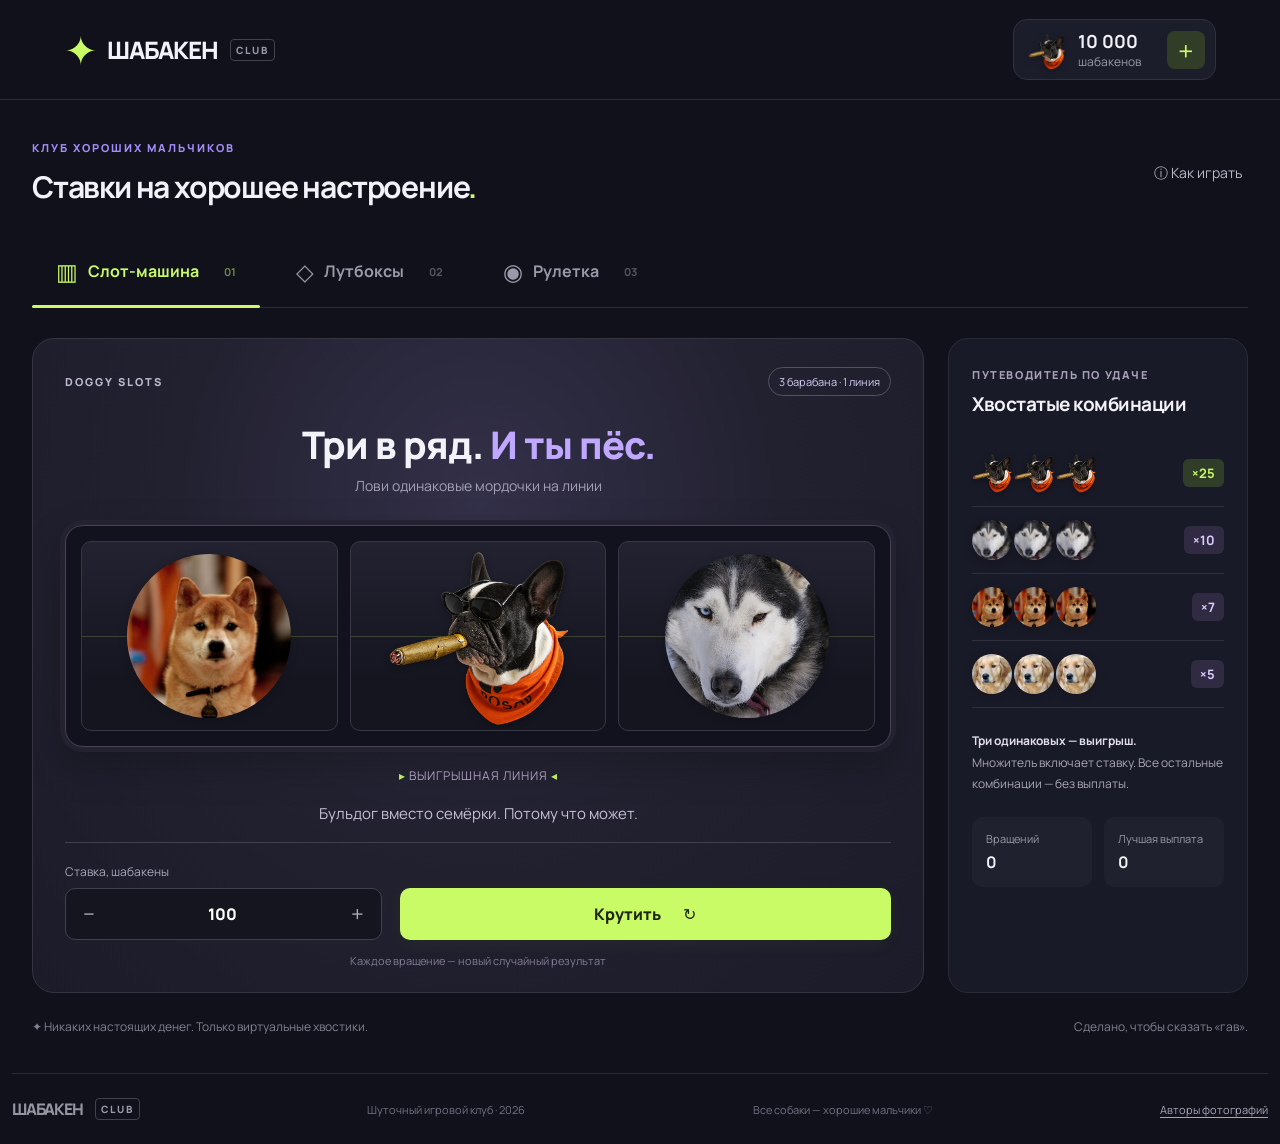
<file: index.html>
<!doctype html>
<html lang="ru"><head><meta charset="UTF-8"><meta name="viewport" content="width=device-width,initial-scale=1"><meta name="theme-color" content="#10111b"><meta name="description" content="Слоты, лутбоксы и рулетка. Только собачки, котики и виртуальные шабакены."><title>ШАБАКЕН — клуб хороших мальчиков</title><link rel="icon" href="data:image/svg+xml,%3Csvg xmlns='http://www.w3.org/2000/svg' viewBox='0 0 64 64'%3E%3Crect width='64' height='64' rx='18' fill='%23c9fb66'/%3E%3Ctext x='8' y='47' font-size='44'%3E🐾%3C/text%3E%3C/svg%3E"><link rel="stylesheet" href="style.css?v=photos-1"></head>
<body><header class="topbar"><a class="brand" href="#slots"><span class="brand-icon">✦</span> ШАБАКЕН<span class="brand-tag">CLUB</span></a><div class="wallet"><span class="coin">🐶</span><div><strong id="balance">10 000</strong><span>шабакенов</span></div><button id="refill" class="plus" aria-label="Получить 5 000 бесплатных шабакенов">+</button></div></header>
<main><div class="intro"><div><div class="eyebrow">КЛУБ ХОРОШИХ МАЛЬЧИКОВ</div><h1>Ставки на хорошее настроение<span>.</span></h1></div><button class="text-button" id="rules">ⓘ Как играть</button></div>
<nav class="tabs" aria-label="Режим игры"><button class="tab active" data-mode="slots" aria-selected="true"><span>▥</span> Слот-машина <small>01</small></button><button class="tab" data-mode="loot" aria-selected="false"><span>◇</span> Лутбоксы <small>02</small></button><button class="tab" data-mode="roulette" aria-selected="false"><span>◉</span> Рулетка <small>03</small></button></nav>
<section id="game" aria-label="Игровая зона"></section>
<section class="bottom-line"><span>✦ Никаких настоящих денег. Только виртуальные хвостики.</span><span>Сделано, чтобы сказать «гав».</span></section></main>
<footer><a class="brand" href="#slots">ШАБАКЕН<span class="brand-tag">CLUB</span></a><span>Шуточный игровой клуб · 2026</span><span>Все собаки — хорошие мальчики ♡</span><a class="photo-credit" href="assets/credits.html">Авторы фотографий</a></footer>
<div id="toast" role="status"></div><dialog id="modal"><button id="close-modal" class="close" aria-label="Закрыть">×</button><div id="modal-content"></div></dialog><script type="module" src="app.js?v=photos-1"></script></body></html>
</file>
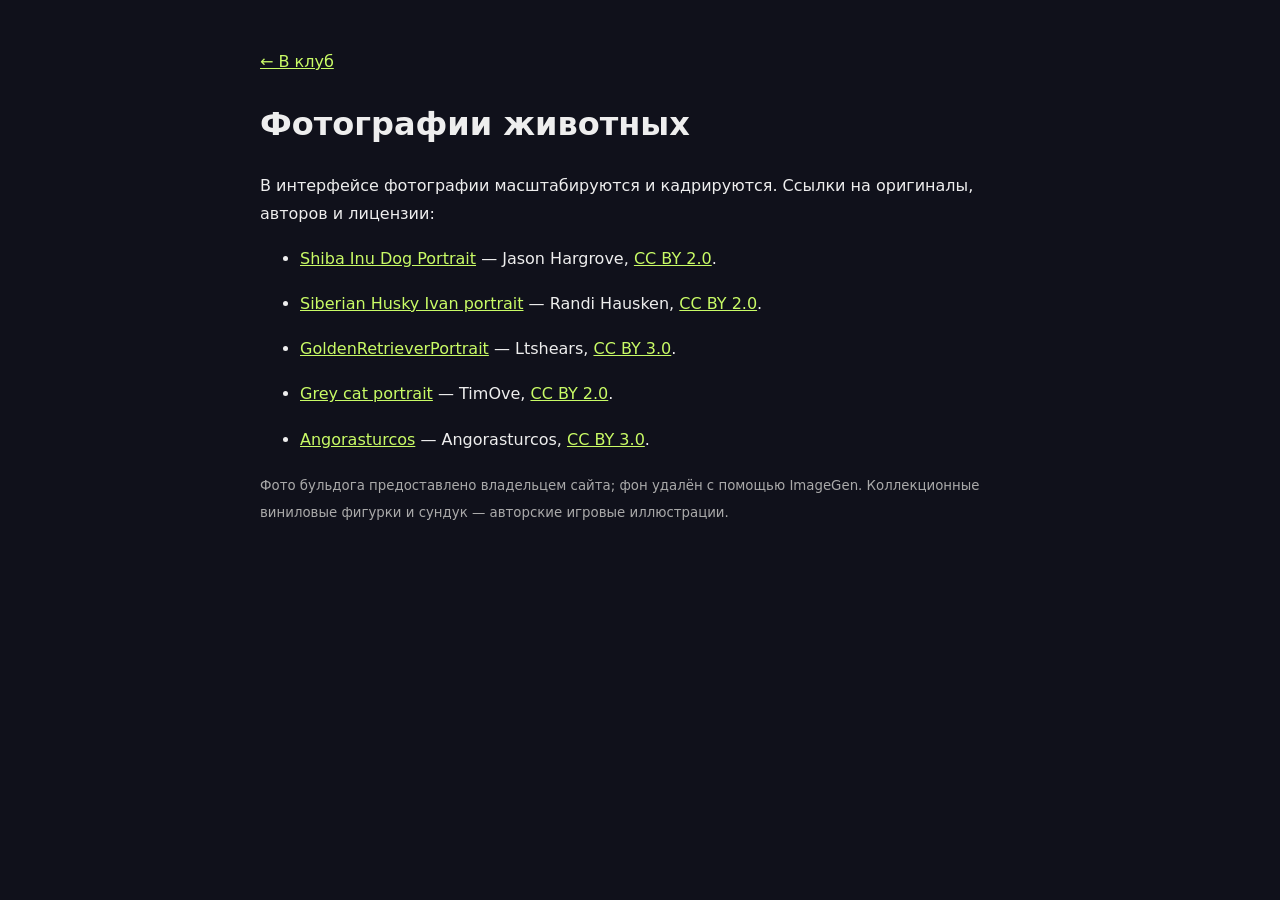
<file: assets/credits.html>
<!doctype html><html lang="ru"><head><meta charset="utf-8"><meta name="viewport" content="width=device-width,initial-scale=1"><title>Фотографии — ШАБАКЕН CLUB</title><style>body{font:16px/1.7 system-ui,sans-serif;background:#10111b;color:#eee;max-width:760px;margin:48px auto;padding:0 24px}a{color:#c9fb66}li{margin:18px 0}small{color:#aaa}</style></head><body><a href="../">← В клуб</a><h1>Фотографии животных</h1><p>В интерфейсе фотографии масштабируются и кадрируются. Ссылки на оригиналы, авторов и лицензии:</p><ul>
<li><a href="https://commons.wikimedia.org/wiki/File:Shiba_Inu_Dog_Portrait_(cc)_(4115686100).jpg">Shiba Inu Dog Portrait</a> — Jason Hargrove, <a href="https://creativecommons.org/licenses/by/2.0/">CC BY 2.0</a>.</li>
<li><a href="https://commons.wikimedia.org/wiki/File:Siberian_Husky_Ivan_portrait.jpg">Siberian Husky Ivan portrait</a> — Randi Hausken, <a href="https://creativecommons.org/licenses/by/2.0/">CC BY 2.0</a>.</li>
<li><a href="https://commons.wikimedia.org/wiki/File:GoldenRetrieverPortrait.jpg">GoldenRetrieverPortrait</a> — Ltshears, <a href="https://creativecommons.org/licenses/by/3.0/">CC BY 3.0</a>.</li>
<li><a href="https://commons.wikimedia.org/wiki/File:Grey_cat_portrait_-_26312887674.jpg">Grey cat portrait</a> — TimOve, <a href="https://creativecommons.org/licenses/by/2.0/">CC BY 2.0</a>.</li>
<li><a href="https://commons.wikimedia.org/wiki/File:Angorasturcos.JPG">Angorasturcos</a> — Angorasturcos, <a href="https://creativecommons.org/licenses/by/3.0/">CC BY 3.0</a>.</li>
</ul><p><small>Фото бульдога предоставлено владельцем сайта; фон удалён с помощью ImageGen. Коллекционные виниловые фигурки и сундук — авторские игровые иллюстрации.</small></p></body></html>
</file>
<file: style.css>
@import url('https://fonts.googleapis.com/css2?family=Manrope:wght@400;500;600;700;800&display=swap');
:root{font-family:Manrope,Arial,sans-serif;color:#f3f2f8;background:#10111b;font-synthesis:none;color-scheme:dark;--muted:#999aa9;--lime:#c9fb66;--purple:#a28cf7;--line:#2a2b39}*{box-sizing:border-box}body{margin:0}button,input,select{font:inherit}button,a,input,select{-webkit-tap-highlight-color:transparent}button{cursor:pointer}button:disabled{cursor:wait;opacity:.5}button:focus-visible,a:focus-visible,input:focus-visible,select:focus-visible{outline:3px solid var(--lime);outline-offset:4px}a{color:inherit;text-decoration:none}.topbar{height:100px;padding:0 max(5%,calc((100vw - 1320px)/2));border-bottom:1px solid var(--line);display:flex;align-items:center;justify-content:space-between}.brand{font-weight:800;font-size:24px;letter-spacing:-1px;display:flex;align-items:center;gap:10px}.brand-icon{color:var(--lime);font-size:40px}.brand-tag{font-size:10px;letter-spacing:2px;color:var(--muted);border:1px solid #41424d;border-radius:4px;padding:3px 5px;margin-left:2px}.wallet{display:flex;align-items:center;gap:13px;background:#1c1d2b;padding:9px 10px 9px 14px;border:1px solid #303140;border-radius:14px}.coin{font-size:28px}.wallet strong{font-size:18px}.wallet div>span{font-size:12px;color:var(--muted);display:block}.plus{border:0;border-radius:8px;color:var(--lime);background:#323d27;font-size:27px;width:38px;height:38px;margin-left:13px}main{max-width:1320px;margin:auto;padding:40px 32px 0}.intro{display:flex;justify-content:space-between;align-items:center;margin-bottom:32px}.eyebrow{font-size:11px;letter-spacing:2px;color:var(--purple);font-weight:800}h1{font-size:30px;letter-spacing:-1.2px;line-height:1.3;margin:12px 0 0}h1>span{color:var(--lime)}.text-button{color:#b9b8c6;background:none;border:0;font-size:14px}.tabs{display:flex;border-bottom:1px solid var(--line);gap:12px;margin-bottom:30px}.tab{font-size:16px;font-weight:700;background:none;border:0;color:var(--muted);padding:17px 24px 20px;position:relative;display:flex;align-items:center;gap:10px}.tab>span{font-size:23px}.tab small{font-size:11px;opacity:.5;margin-left:15px}.tab.active{color:var(--lime)}.tab.active:after{position:absolute;content:'';height:3px;background:var(--lime);bottom:-1px;left:0;right:0;border-radius:3px}.game-layout{display:grid;grid-template-columns:minmax(0,1fr) 300px;gap:24px}.machine{background:radial-gradient(ellipse at 50% 25%,#333049 0,#222130 48%,#1b1b29 100%);border:1px solid #363343;border-radius:22px;overflow:hidden;position:relative;padding:28px 32px 24px}.machine-head{display:flex;justify-content:space-between;align-items:center}.tiny-label{font-size:11px;letter-spacing:2px;font-weight:800;color:#beb9ce}.pill{font-size:11px;padding:6px 10px;border:1px solid #555062;color:#d6ccf2;border-radius:20px}.game-title{text-align:center;margin:22px 0 6px;font-size:38px;letter-spacing:-1px;font-weight:800}.game-title em{color:#c0a7ff;font-style:normal}.sub{text-align:center;color:#a6a0b6;font-size:14px;margin:0}.reels{display:grid;grid-template-columns:repeat(3,1fr);gap:12px;margin:30px 0 20px;padding:15px;background:#11121d;border:1px solid #494255;border-radius:18px;box-shadow:0 0 0 5px #242231,0 16px 40px #0004;position:relative}.reel{height:190px;background:linear-gradient(#222231,#151520 75%);border:1px solid #383647;border-radius:10px;display:flex;justify-content:center;align-items:center;overflow:hidden;position:relative}.reel:after{content:'';position:absolute;left:0;right:0;top:50%;height:1px;background:#c9fb6630}.reel .art{width:95%;aspect-ratio:1;position:relative;z-index:1}.emoji-art{display:flex;align-items:center;justify-content:center;font-size:90px}.payline{text-align:center;font-size:12px;color:#b9abc9;letter-spacing:1px}.payline span{color:var(--lime)}.result{min-height:58px;display:flex;align-items:center;justify-content:center;text-align:center;font-size:15px;color:#c7bfd6;padding:12px 0}.result.win{color:var(--lime);font-weight:800}.controls{border-top:1px solid #41404b;padding-top:20px;display:flex;gap:18px;align-items:flex-end}.field{flex:1;min-width:0}.field label{display:block;font-size:12px;color:#aaa5b8;margin-bottom:8px}.stepper{display:flex;background:#15151f;border:1px solid #41404d;border-radius:10px;height:52px;align-items:center}.stepper button{background:none;color:#adabbc;border:0;font-size:22px;padding:0 17px;height:100%}.stepper input{width:60px;min-width:0;flex:1;background:none;border:0;color:white;text-align:center;font-size:16px;font-weight:800;-moz-appearance:textfield}.stepper input::-webkit-inner-spin-button{display:none}.primary{background:var(--lime);color:#202617;border:0;border-radius:10px;font-size:16px;font-weight:800;min-height:52px;padding:13px 24px;box-shadow:0 4px 20px #c9fb660c}.spin{flex:1.4;display:flex;justify-content:center;gap:22px;align-items:center}.hint{text-align:center;font-size:11px;color:#827d95;margin:13px 0 0}.sidebar{background:#191a27;border:1px solid var(--line);border-radius:20px;padding:23px}.section-kicker{color:#a7a1b7;font-size:11px;font-weight:800;letter-spacing:1.6px}.sidebar h2{font-size:19px;margin:7px 0 23px;letter-spacing:-.5px}.payout-row{display:flex;align-items:center;justify-content:space-between;gap:7px;padding:13px 0;border-bottom:1px solid #30303d;font-size:13px}.payout-symbols{display:flex;gap:2px}.mini{width:40px;height:40px;display:inline-block;font-size:28px;border-radius:9px}.payout-row b{color:#dbcbff;background:#302b42;padding:5px 9px;border-radius:6px;font-size:13px}.payout-row:first-of-type b{color:var(--lime);background:#303e29}.side-note{color:#aaa7b7;font-size:12px;line-height:1.8;margin:22px 0 0}.side-note strong{color:#e3deed}.stats{display:flex;gap:12px;margin-top:22px}.stat{flex:1;padding:14px;background:#20212f;border-radius:10px}.stat span{font-size:11px;color:var(--muted);display:block}.stat strong{display:block;margin-top:5px;font-size:16px}.bottom-line{display:flex;justify-content:space-between;font-size:12px;color:#828292;padding:25px 0 38px;gap:20px}footer{max-width:1256px;margin:0 auto;border-top:1px solid var(--line);padding:24px 0;display:flex;align-items:center;justify-content:space-between;color:#717382;font-size:11px}footer .brand{font-size:16px;color:#9494a2}#toast{position:fixed;bottom:25px;left:50%;transform:translateX(-50%);background:#c9fb66;color:#1d2418;padding:14px 24px;border-radius:12px;font-size:14px;font-weight:700;opacity:0;pointer-events:none;z-index:20;transition:opacity .2s}#toast.show{opacity:1}dialog{background:#202130;color:#eee;max-width:620px;width:calc(100% - 32px);border:1px solid #494458;border-radius:20px;padding:30px;line-height:1.8}dialog::backdrop{background:#080914b8;backdrop-filter:blur(6px)}dialog h2{font-size:24px;margin-top:0}.close{float:right;background:#303140;border:0;color:white;border-radius:8px;font-size:24px;padding:0 10px}dialog p,dialog li{font-size:14px;color:#c6c4d0}.spinning .art{animation:shuffle .16s infinite}.spinning .reel:nth-child(2) .art{animation-delay:.04s}.spinning .reel:nth-child(3) .art{animation-delay:.08s}@keyframes shuffle{0%{transform:translateY(-50px);filter:blur(3px)}100%{transform:translateY(55px);filter:blur(3px)}}@media(prefers-reduced-motion:reduce){*,*:before,*:after{animation:none!important;transition:none!important}}@media(max-width:950px){.game-layout{grid-template-columns:minmax(0,1fr) 250px}.machine{padding:22px}.reel{height:160px}.tab{padding-left:16px;padding-right:16px}footer{margin:0 32px}.intro h1{font-size:25px}.payout-symbols .mini{width:31px;height:31px}.sidebar{padding:18px}}@media(max-width:720px){.topbar{height:82px;padding:0 18px}.brand{font-size:19px}.brand-icon{font-size:30px}.brand-tag{font-size:8px}.wallet{gap:7px;padding:7px}.wallet strong{font-size:15px}.wallet .coin{font-size:22px}.plus{margin-left:3px;width:30px;height:33px}main{padding:27px 16px 0}.intro{align-items:flex-start;gap:12px;margin-bottom:22px}h1{font-size:23px!important;max-width:330px}.intro .text-button{font-size:0}.intro .text-button:first-letter{font-size:22px}.eyebrow{font-size:9px}.tabs{gap:0;margin-bottom:20px}.tab{flex:1;font-size:13px;padding:12px 4px 16px;gap:6px;justify-content:center}.tab small{display:none}.tab>span{font-size:20px}.game-layout{grid-template-columns:1fr}.machine{padding:19px 16px}.game-title{font-size:32px}.reels{padding:9px;gap:7px;margin:25px 0 14px}.reel{height:auto;min-height:112px;aspect-ratio:.9}.emoji-art{font-size:62px}.controls{gap:12px}.primary{padding:12px 15px;font-size:14px}.stepper button{padding:0 13px}.sidebar{padding:20px}.sidebar h2{margin-bottom:8px}.payout-symbols .mini{width:40px;height:40px}.bottom-line{display:block;padding:22px 0;font-size:11px;line-height:1.8}.bottom-line span{display:block}footer{margin:0 16px;gap:15px;flex-wrap:wrap}footer>span:last-child{display:none}}
.art{display:inline-block;flex-shrink:0;background-image:url('dogs.png');background-size:300% 300%;background-repeat:no-repeat;vertical-align:middle}.coin .art{width:37px;height:37px}.toxic .art{filter:hue-rotate(65deg) saturate(1.4)}.cosmic .art{filter:hue-rotate(200deg) saturate(1.5)}.secondary{border:1px solid #494451;border-radius:10px;background:#242331;color:#ddd6ef;padding:12px 18px;font-size:14px}.secondary b{color:var(--lime);margin-left:12px}.loot-header{display:flex;justify-content:space-between;align-items:center;gap:14px;margin-bottom:25px}.loot-header h2{font-size:28px;margin:8px 0;letter-spacing:-1px}.box-grid{display:grid;grid-template-columns:repeat(3,1fr);gap:20px}.box-card{text-align:left;color:#eeedf4;position:relative;background:radial-gradient(ellipse at 50% 38%,#373044,#1d1d2b 65%);border:1px solid #35323f;border-radius:18px;padding:23px;transition:border-color .2s,transform .2s}.box-card:hover{transform:translateY(-3px);border-color:#8b7bac}.box-card.selected{border-color:var(--lime);box-shadow:0 0 0 1px #c9fb6630}.box-art{height:210px;display:flex;justify-content:center;margin:10px 0}.box-art .art{height:100%;aspect-ratio:1}.box-card h3{margin:12px 0 6px;font-size:21px;letter-spacing:-.5px}.box-card p{font-size:13px;line-height:1.7;min-height:44px;margin:0;color:#a8a3b7}.box-price{border-top:1px solid #3b3648;padding-top:16px;margin-top:17px;font-size:20px;font-weight:800}.box-price span{font-size:12px;color:#a9a4b5;font-weight:400}.box-price b{float:right;font-size:16px;color:var(--lime)}.loot-action{display:flex;align-items:center;justify-content:space-between;gap:20px;background:#1c1d2a;border-radius:14px;padding:22px;margin-top:22px}.loot-action h3{margin:0 0 6px;font-size:17px}.loot-action p{font-size:12px;color:#a6a3b5;margin:0}.loot-result{margin-top:20px;border:1px dashed #494155;border-radius:14px;min-height:155px;display:flex;gap:23px;justify-content:center;align-items:center;padding:12px 24px;background:linear-gradient(110deg,#23202f,#1b1b28)}.loot-result>span{font-size:40px;color:#af9acb}.loot-result p{font-size:14px;color:#a6a0b7}.loot-result h3{margin:7px 0;font-size:22px}.loot-result .drop-art .art{width:130px;height:130px}.drop-star{margin-left:auto;color:var(--lime)!important}.opening .art{width:130px;height:130px;animation:wobble .25s infinite alternate}@keyframes wobble{to{transform:rotate(8deg) scale(1.06)}}.pool-header{display:flex;align-items:center;justify-content:space-between;gap:15px;margin-top:24px}.pool-header h3{font-size:18px}.pool-header>span{font-size:12px;color:#9f99ab}.pool{display:grid;grid-template-columns:repeat(4,1fr);gap:12px}.pool-item{display:flex;align-items:center;gap:10px;border:1px solid var(--line);border-radius:10px;padding:10px}.pool-item>.art{width:56px;height:56px}.pool-item b{display:block;font-size:12px}.rarity{font-size:11px;display:inline-block;margin-top:7px;color:#aca8bb}.rarity.chase{color:var(--lime)}.rarity.rare{color:#bc9eff}.local-note{font-size:11px;color:#807a90;line-height:1.8;margin-top:20px}.collection-grid{display:grid;grid-template-columns:repeat(3,1fr);gap:14px}.collection-item{background:#191a27;border:1px solid #393444;border-radius:12px;padding:15px;text-align:center}.collection-item .art{width:100%;aspect-ratio:1}.collection-item b{display:block;font-size:13px;line-height:1.5;margin:8px 0}.collection-item>span:last-child{color:#a7a2b5;font-size:12px}.empty-collection{text-align:center;font-size:60px;color:#bba0e9;padding:25px}.source-link{color:var(--lime);text-decoration:underline}.wheel-wrap{position:relative;width:330px;aspect-ratio:1;margin:28px auto 10px}.wheel{position:relative;height:100%;border-radius:50%;border:9px solid #5e516b;box-shadow:0 0 0 5px #191724,0 0 0 7px #484152,0 20px 50px #0005;transition:transform 3.2s cubic-bezier(.15,.65,.12,1)}.pointer{position:absolute;top:-17px;left:50%;transform:translateX(-50%);z-index:4;color:var(--lime);font-size:28px;filter:drop-shadow(0 3px 2px #0008)}.wheel-number{position:absolute;inset:0;display:flex;justify-content:center;text-align:center}.wheel-number b{padding-top:8px;font-size:10px;font-weight:800}.wheel-center{position:absolute;inset:22%;background:radial-gradient(#383146,#1c1b2a);border:7px solid #5d4d66;border-radius:50%;display:flex;flex-direction:column;align-items:center;justify-content:center;box-shadow:0 0 0 4px #1d1b29}.wheel-center .art{width:120px;height:120px}.wheel-center>span:last-child{font-size:7px;letter-spacing:1.5px;color:#d1beda;margin-top:2px}.roulette-sidebar{padding:22px}.color-bets{display:grid;gap:9px}.color-bet{display:flex;align-items:center;gap:10px;text-align:left;padding:8px 10px;border-radius:10px;background:#232330;border:1px solid #464150;color:white;min-height:60px}.color-bet.red{background:#422734;border-color:#714054}.color-bet.zero{background:#29352a;border-color:#465c3b}.color-bet.chosen{outline:2px solid var(--lime);outline-offset:2px}.color-bet .art{height:43px;width:43px}.color-bet b{font-size:14px}.color-bet small{display:block;font-size:11px;color:#b4abbf}.color-bet strong{margin-left:auto;font-size:13px;color:#d1c7e1}.select-label{font-size:12px;color:#a9a2b9;display:block;margin:18px 0 8px}select,#number{color:#e0d9ed;border:1px solid #484150;border-radius:8px;background:#23212e;padding:10px;width:100%;font-size:13px}.roulette-sidebar .controls{display:block;border:0;padding-top:20px}.roulette-sidebar .spin{width:100%;margin-top:14px}.roulette-sidebar .side-note{font-size:11px;margin-top:15px}.history{min-height:34px;display:flex;justify-content:center;align-items:center;gap:7px;color:#878194;font-size:12px}.number-chip{width:29px;height:29px;display:flex;justify-content:center;align-items:center;border-radius:7px;font-size:12px}.number-chip.red{background:#95475b;color:white}.number-chip.black{background:#292735;border:1px solid #54505f;color:white}.number-chip.green{background:#628c48;color:white}[hidden]{display:none!important}@media(max-width:950px){.pool{grid-template-columns:repeat(2,1fr)}.box-art{height:170px}.box-card{padding:18px}.box-card h3{font-size:18px}.wheel-wrap{width:290px}.wheel-center .art{width:100px;height:100px}}@media(max-width:720px){.box-grid{gap:10px;grid-template-columns:1fr}.box-card{display:grid;grid-template-columns:110px 1fr;padding:16px;column-gap:16px}.box-art{grid-row:1/5;margin:0;height:110px}.box-card>.section-kicker{grid-column:2;font-size:9px}.box-card h3{grid-column:2;margin:6px 0;font-size:18px}.box-card p{grid-column:2;font-size:12px;min-height:0}.box-price{grid-column:2;margin:8px 0 0;padding-top:7px;font-size:17px}.loot-header{align-items:flex-start}.loot-header h2{font-size:24px}.loot-header .section-kicker{font-size:9px}.secondary{padding:10px;font-size:12px;white-space:nowrap}.secondary b{margin-left:5px}.loot-action{align-items:stretch;flex-direction:column;gap:15px;padding:18px}.loot-result{gap:12px;padding:15px;min-height:140px}.loot-result .drop-art .art{width:100px;height:100px}.loot-result h3{font-size:18px}.loot-result p{font-size:12px}.pool-header{align-items:flex-start;flex-direction:column;gap:0}.pool-header>span{margin-bottom:15px}.pool-item{padding:8px;gap:7px}.pool-item>.art{width:40px;height:40px}.pool-item b{font-size:11px}.pool-item .rarity{font-size:10px}.wheel-wrap{width:min(290px,90%)}.roulette-sidebar .color-bets{grid-template-columns:repeat(3,1fr)}.color-bet{flex-direction:column;gap:4px;text-align:center;padding:9px 4px}.color-bet strong{margin:0}.color-bet b{font-size:12px}.color-bet small{font-size:10px}.collection-grid{grid-template-columns:repeat(2,1fr)}.drop-star{display:none}}
.art.photo{background-size:cover;background-position:center;border-radius:50%;box-shadow:0 2px 10px #0003}.art.photo-0{background-size:contain;background-repeat:no-repeat;background-position:center;border-radius:0;box-shadow:none;filter:drop-shadow(0 2px 3px #0005)}.art.photo-2{background-position:35% center}.art.photo-4{background-size:220% auto;background-position:68% 27%}.art.photo-5{background-position:center 37%}.reel .art.photo{width:86%;max-width:164px;max-height:88%;aspect-ratio:1}.reel .art.photo-0{width:98%;max-width:190px;max-height:98%}.box-art .photo{max-width:100%}.photo-credit{color:#aaa4b8;text-decoration:underline;text-underline-offset:3px}footer{gap:16px;flex-wrap:wrap}
</file>
